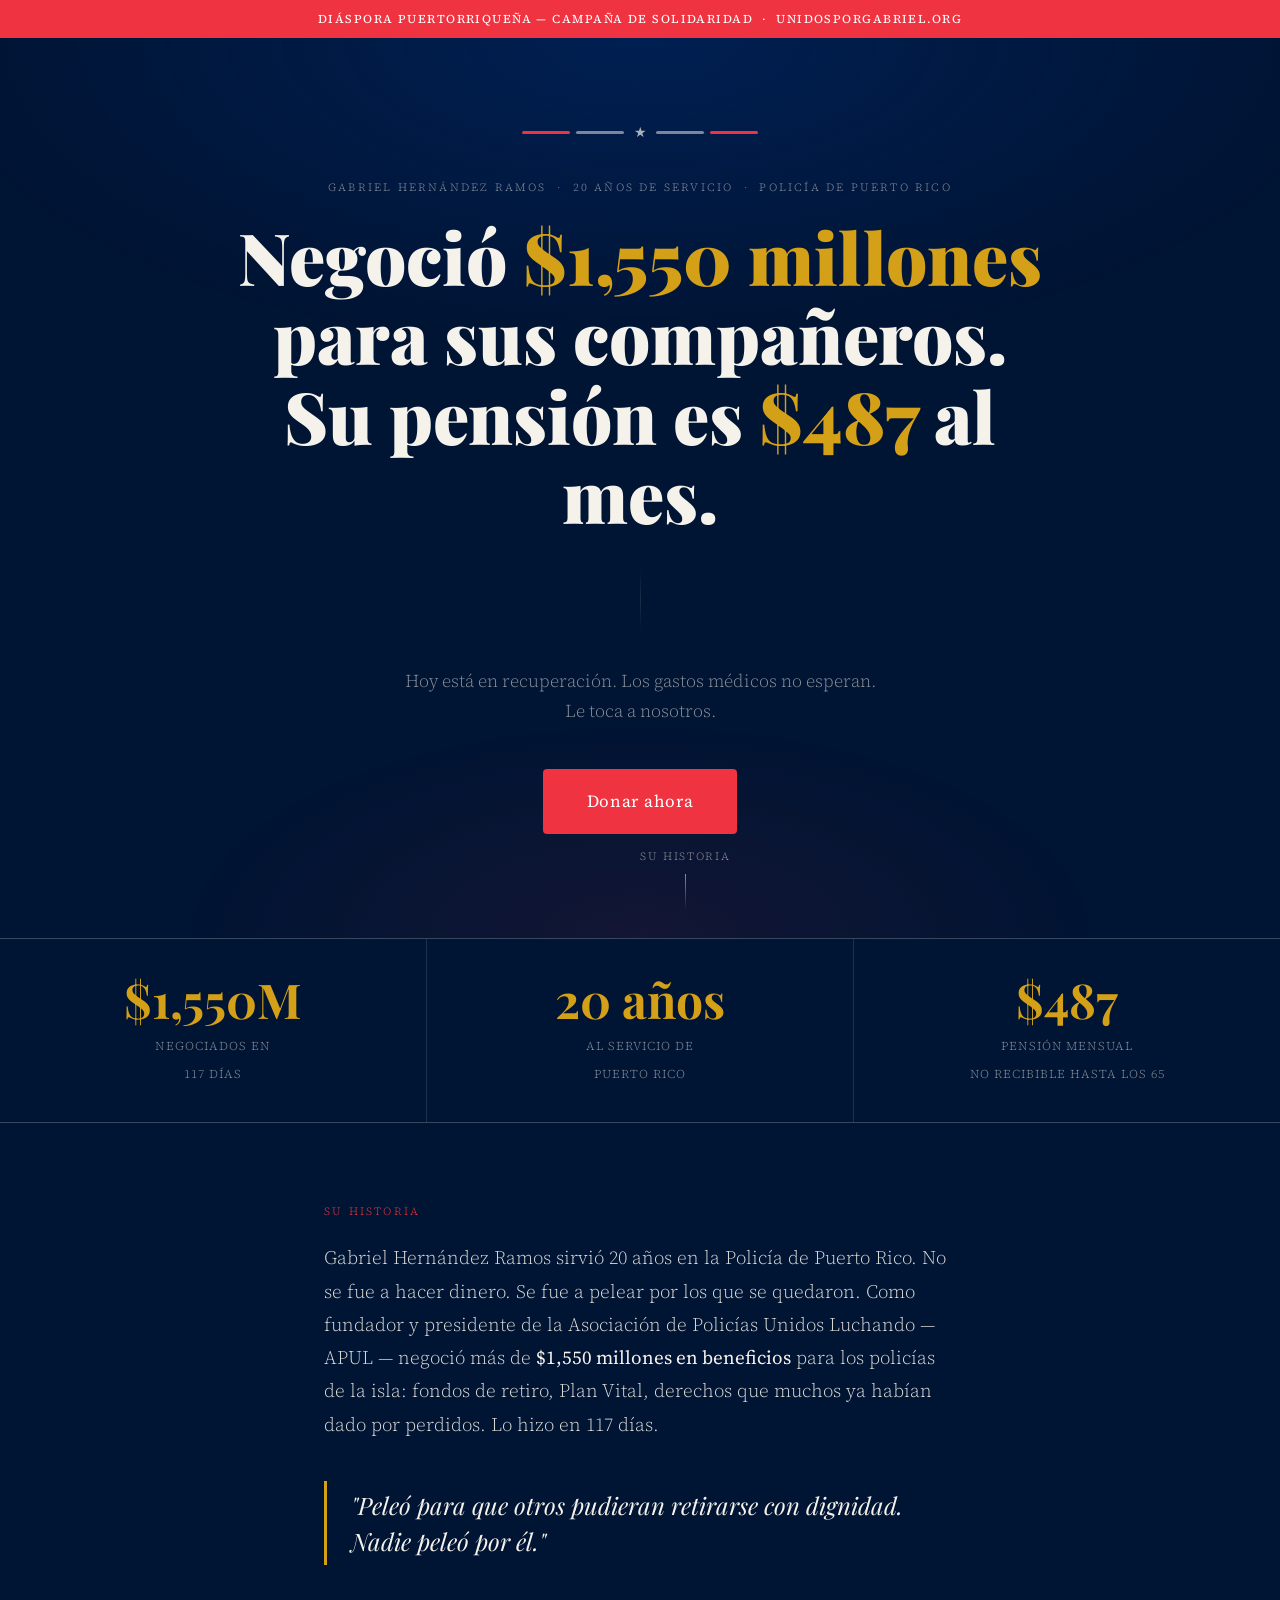
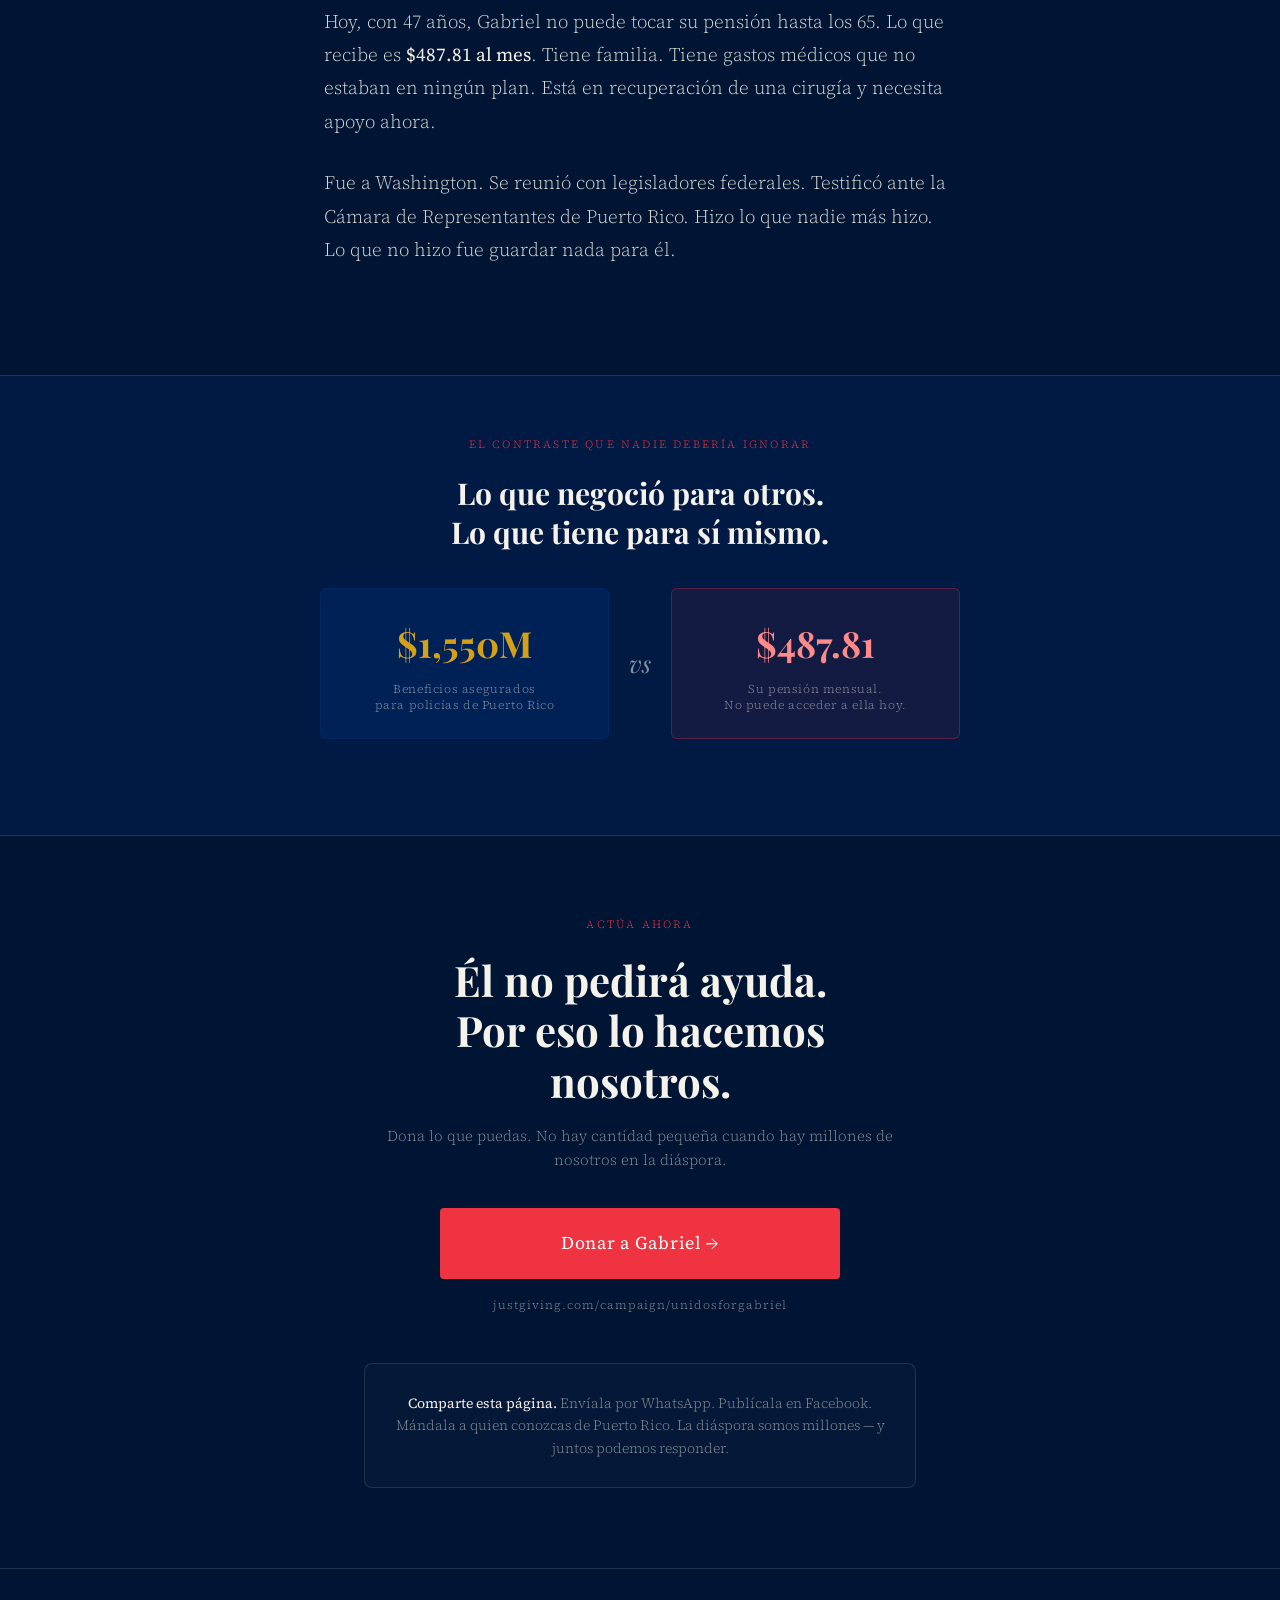
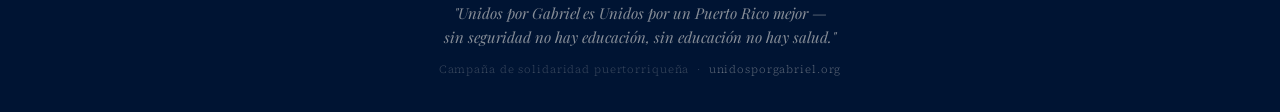
<file: apoya.html>
<!DOCTYPE html>
<html lang="es">
<head>
<meta charset="UTF-8">
<meta name="viewport" content="width=device-width, initial-scale=1.0">
<meta name="description" content="Gabriel Hernández negoció $1,550 millones para los policías de Puerto Rico. Su pensión es $487.81 al mes. Ayúdalo hoy.">
<meta property="og:title" content="Unidos por Gabriel — Apoya a quien lo dio todo">
<meta property="og:description" content="Negoció $1,550 millones para los policías de Puerto Rico. Su pensión es $487.81 al mes. Hoy necesita tu ayuda.">
<meta property="og:url" content="https://unidosporgabriel.org/apoya">
<title>Unidos por Gabriel — Apoya a quien lo dio todo</title>
<link rel="preconnect" href="https://fonts.googleapis.com">
<link rel="preconnect" href="https://fonts.gstatic.com" crossorigin>
<link href="https://fonts.googleapis.com/css2?family=Playfair+Display:wght@400;700;900&family=Source+Serif+4:ital,wght@0,300;0,400;1,300&display=swap" rel="stylesheet">
<style>
  *, *::before, *::after { box-sizing: border-box; margin: 0; padding: 0; }

  :root {
    --navy: #001433;
    --blue: #002868;
    --red: #EF3340;
    --gold: #D4A017;
    --white: #F5F2EB;
    --muted: rgba(245,242,235,0.55);
    --border: rgba(245,242,235,0.12);
  }

  html { scroll-behavior: smooth; }

  body {
    background: var(--navy);
    color: var(--white);
    font-family: 'Source Serif 4', Georgia, serif;
    font-weight: 300;
    line-height: 1.7;
    -webkit-font-smoothing: antialiased;
  }

  /* TOP BAR */
  .topbar {
    background: var(--red);
    text-align: center;
    padding: 9px 20px;
    font-family: 'Source Serif 4', serif;
    font-size: 12px;
    font-weight: 400;
    letter-spacing: 0.12em;
    text-transform: uppercase;
    color: #fff;
    opacity: 0;
    animation: fadeDown 0.6s ease 0.1s forwards;
  }

  /* HERO */
  .hero {
    min-height: 100vh;
    display: flex;
    flex-direction: column;
    justify-content: center;
    align-items: center;
    text-align: center;
    padding: 60px 24px 80px;
    position: relative;
    overflow: hidden;
  }

  .hero::before {
    content: '';
    position: absolute;
    inset: 0;
    background:
      radial-gradient(ellipse 80% 50% at 50% 0%, rgba(0,40,104,0.6) 0%, transparent 70%),
      radial-gradient(ellipse 60% 40% at 50% 100%, rgba(239,51,64,0.08) 0%, transparent 60%);
    pointer-events: none;
  }

  .flag-line {
    display: flex;
    gap: 6px;
    align-items: center;
    margin-bottom: 36px;
    opacity: 0;
    animation: fadeUp 0.8s ease 0.3s forwards;
  }

  .flag-stripe {
    height: 3px;
    width: 48px;
    border-radius: 2px;
  }
  .flag-stripe.r { background: var(--red); }
  .flag-stripe.w { background: rgba(245,242,235,0.5); }
  .flag-stripe.star-wrap {
    width: 20px; height: 20px;
    background: none;
    display: flex; align-items: center; justify-content: center;
  }
  .flag-star {
    color: var(--white);
    font-size: 14px;
    opacity: 0.7;
  }

  .eyebrow {
    font-size: 11px;
    letter-spacing: 0.2em;
    text-transform: uppercase;
    color: var(--muted);
    margin-bottom: 20px;
    opacity: 0;
    animation: fadeUp 0.8s ease 0.4s forwards;
  }

  .headline {
    font-family: 'Playfair Display', Georgia, serif;
    font-size: clamp(32px, 6vw, 72px);
    font-weight: 900;
    line-height: 1.1;
    color: var(--white);
    max-width: 820px;
    opacity: 0;
    animation: fadeUp 0.9s ease 0.5s forwards;
    margin-bottom: 0;
  }

  .headline .accent { color: var(--gold); }

  .divider {
    width: 1px;
    height: 60px;
    background: linear-gradient(to bottom, transparent, var(--border), transparent);
    margin: 36px auto;
    opacity: 0;
    animation: fadeUp 0.8s ease 0.8s forwards;
  }

  .subhead {
    font-size: clamp(15px, 2.2vw, 18px);
    color: var(--muted);
    max-width: 540px;
    line-height: 1.65;
    opacity: 0;
    animation: fadeUp 0.8s ease 0.9s forwards;
    margin-bottom: 44px;
  }

  .cta-primary {
    display: inline-block;
    background: var(--red);
    color: #fff;
    font-family: 'Source Serif 4', serif;
    font-size: 17px;
    font-weight: 400;
    letter-spacing: 0.04em;
    padding: 18px 44px;
    border-radius: 4px;
    text-decoration: none;
    transition: background 0.2s, transform 0.15s;
    opacity: 0;
    animation: fadeUp 0.8s ease 1s forwards;
  }
  .cta-primary:hover { background: #c8202d; transform: translateY(-2px); }

  .scroll-hint {
    position: absolute;
    bottom: 28px;
    left: 50%;
    transform: translateX(-50%);
    color: var(--muted);
    font-size: 11px;
    letter-spacing: 0.15em;
    text-transform: uppercase;
    opacity: 0;
    animation: fadeUp 1s ease 1.4s forwards;
    display: flex;
    flex-direction: column;
    align-items: center;
    gap: 8px;
  }
  .scroll-arrow {
    width: 1px;
    height: 36px;
    background: linear-gradient(to bottom, var(--muted), transparent);
    animation: scrollPulse 2s ease-in-out 2s infinite;
  }

  /* STATS ROW */
  .stats {
    display: grid;
    grid-template-columns: repeat(3, 1fr);
    gap: 1px;
    background: var(--border);
    border-top: 1px solid var(--border);
    border-bottom: 1px solid var(--border);
  }

  .stat {
    background: var(--navy);
    padding: 36px 24px;
    text-align: center;
  }

  .stat-number {
    font-family: 'Playfair Display', serif;
    font-size: clamp(28px, 4vw, 48px);
    font-weight: 700;
    color: var(--gold);
    line-height: 1;
    display: block;
    margin-bottom: 8px;
  }

  .stat-label {
    font-size: 12px;
    color: var(--muted);
    letter-spacing: 0.08em;
    text-transform: uppercase;
    line-height: 1.4;
  }

  /* STORY SECTION */
  .story {
    max-width: 680px;
    margin: 0 auto;
    padding: 80px 24px;
  }

  .section-label {
    font-size: 11px;
    letter-spacing: 0.2em;
    text-transform: uppercase;
    color: var(--red);
    margin-bottom: 20px;
  }

  .story-body {
    font-size: clamp(16px, 2vw, 19px);
    line-height: 1.75;
    color: rgba(245,242,235,0.88);
  }

  .story-body p { margin-bottom: 1.5em; }

  .story-body strong {
    color: var(--white);
    font-weight: 400;
  }

  .pull-quote {
    border-left: 3px solid var(--gold);
    padding: 6px 0 6px 24px;
    margin: 40px 0;
    font-family: 'Playfair Display', serif;
    font-size: clamp(19px, 2.5vw, 24px);
    font-weight: 400;
    font-style: italic;
    color: var(--white);
    line-height: 1.5;
  }

  /* CONTRAST SECTION */
  .contrast {
    background: rgba(0,40,104,0.3);
    border-top: 1px solid var(--border);
    border-bottom: 1px solid var(--border);
    padding: 60px 24px;
    text-align: center;
  }

  .contrast-inner {
    max-width: 640px;
    margin: 0 auto;
  }

  .contrast-grid {
    display: grid;
    grid-template-columns: 1fr auto 1fr;
    gap: 20px;
    align-items: center;
    margin: 36px 0;
  }

  .contrast-box {
    padding: 24px 20px;
    border-radius: 6px;
    text-align: center;
  }

  .contrast-box.left {
    background: rgba(0,40,104,0.5);
    border: 0.5px solid rgba(0,40,104,0.8);
  }

  .contrast-box.right {
    background: rgba(239,51,64,0.08);
    border: 0.5px solid rgba(239,51,64,0.3);
  }

  .contrast-figure {
    font-family: 'Playfair Display', serif;
    font-size: clamp(22px, 3.5vw, 36px);
    font-weight: 700;
    display: block;
    margin-bottom: 6px;
  }
  .contrast-box.left .contrast-figure { color: var(--gold); }
  .contrast-box.right .contrast-figure { color: #ff8a8a; }

  .contrast-desc {
    font-size: 12px;
    color: var(--muted);
    letter-spacing: 0.05em;
    line-height: 1.4;
  }

  .vs {
    font-family: 'Playfair Display', serif;
    font-size: 24px;
    color: var(--muted);
    font-style: italic;
  }

  /* CTA SECTION */
  .cta-section {
    padding: 80px 24px;
    text-align: center;
    max-width: 600px;
    margin: 0 auto;
  }

  .cta-headline {
    font-family: 'Playfair Display', serif;
    font-size: clamp(26px, 4vw, 42px);
    font-weight: 700;
    line-height: 1.2;
    margin-bottom: 18px;
    color: var(--white);
  }

  .cta-sub {
    color: var(--muted);
    font-size: 15px;
    margin-bottom: 36px;
    line-height: 1.6;
  }

  .cta-big {
    display: inline-block;
    background: var(--red);
    color: #fff;
    font-family: 'Source Serif 4', serif;
    font-size: 18px;
    font-weight: 400;
    letter-spacing: 0.04em;
    padding: 20px 52px;
    border-radius: 4px;
    text-decoration: none;
    transition: background 0.2s, transform 0.15s;
    margin-bottom: 16px;
    display: block;
    max-width: 400px;
    margin: 0 auto 16px;
  }
  .cta-big:hover { background: #c8202d; transform: translateY(-2px); }

  .cta-link-text {
    font-size: 12px;
    color: var(--muted);
    letter-spacing: 0.08em;
  }

  .share-prompt {
    margin-top: 48px;
    padding: 28px 24px;
    border: 0.5px solid var(--border);
    border-radius: 8px;
    background: rgba(255,255,255,0.02);
  }

  .share-prompt p {
    font-size: 14px;
    color: var(--muted);
    line-height: 1.6;
  }

  .share-prompt strong {
    color: var(--white);
    font-weight: 400;
  }

  /* FOOTER */
  footer {
    border-top: 1px solid var(--border);
    padding: 32px 24px;
    text-align: center;
  }

  .slogan {
    font-family: 'Playfair Display', serif;
    font-style: italic;
    font-size: clamp(13px, 1.8vw, 15px);
    color: var(--muted);
    line-height: 1.6;
    max-width: 560px;
    margin: 0 auto 12px;
  }

  .footer-meta {
    font-size: 11px;
    color: rgba(245,242,235,0.25);
    letter-spacing: 0.08em;
  }

  footer a {
    color: rgba(245,242,235,0.4);
    text-decoration: none;
  }

  /* ANIMATIONS */
  @keyframes fadeUp {
    from { opacity: 0; transform: translateY(18px); }
    to   { opacity: 1; transform: translateY(0); }
  }
  @keyframes fadeDown {
    from { opacity: 0; transform: translateY(-8px); }
    to   { opacity: 1; transform: translateY(0); }
  }
  @keyframes scrollPulse {
    0%, 100% { opacity: 0.3; }
    50% { opacity: 0.8; }
  }

  /* RESPONSIVE */
  @media (max-width: 600px) {
    .stats { grid-template-columns: 1fr; }
    .contrast-grid { grid-template-columns: 1fr; gap: 12px; }
    .vs { display: none; }
    .contrast-box { padding: 18px 14px; }
  }
</style>
</head>
<body>

<div class="topbar">Diáspora Puertorriqueña — Campaña de Solidaridad &nbsp;·&nbsp; unidosporgabriel.org</div>

<section class="hero">
  <div class="flag-line">
    <div class="flag-stripe r"></div>
    <div class="flag-stripe w"></div>
    <div class="flag-stripe star-wrap"><span class="flag-star">&#9733;</span></div>
    <div class="flag-stripe w"></div>
    <div class="flag-stripe r"></div>
  </div>

  <p class="eyebrow">Gabriel Hernández Ramos &nbsp;·&nbsp; 20 años de servicio &nbsp;·&nbsp; Policía de Puerto Rico</p>

  <h1 class="headline">
    Negoció <span class="accent">$1,550 millones</span><br>para sus compañeros.<br>Su pensión es <span class="accent">$487</span> al mes.
  </h1>

  <div class="divider"></div>

  <p class="subhead">Hoy está en recuperación. Los gastos médicos no esperan.<br>Le toca a nosotros.</p>

  <a class="cta-primary" href="https://justgiving.com/campaign/unidosforgabriel" target="_blank">
    Donar ahora
  </a>

  <div class="scroll-hint">
    <span>Su historia</span>
    <div class="scroll-arrow"></div>
  </div>
</section>

<div class="stats">
  <div class="stat">
    <span class="stat-number">$1,550M</span>
    <span class="stat-label">negociados en<br>117 días</span>
  </div>
  <div class="stat">
    <span class="stat-number">20 años</span>
    <span class="stat-label">al servicio de<br>Puerto Rico</span>
  </div>
  <div class="stat">
    <span class="stat-number">$487</span>
    <span class="stat-label">pensión mensual<br>no recibible hasta los 65</span>
  </div>
</div>

<section class="story">
  <p class="section-label">Su historia</p>

  <div class="story-body">
    <p>Gabriel Hernández Ramos sirvió 20 años en la Policía de Puerto Rico. No se fue a hacer dinero. Se fue a pelear por los que se quedaron. Como fundador y presidente de la Asociación de Policías Unidos Luchando — APUL — negoció más de <strong>$1,550 millones en beneficios</strong> para los policías de la isla: fondos de retiro, Plan Vital, derechos que muchos ya habían dado por perdidos. Lo hizo en 117 días.</p>

    <div class="pull-quote">"Peleó para que otros pudieran retirarse con dignidad. Nadie peleó por él."</div>

    <p>Hoy, con 47 años, Gabriel no puede tocar su pensión hasta los 65. Lo que recibe es <strong>$487.81 al mes</strong>. Tiene familia. Tiene gastos médicos que no estaban en ningún plan. Está en recuperación de una cirugía y necesita apoyo ahora.</p>

    <p>Fue a Washington. Se reunió con legisladores federales. Testificó ante la Cámara de Representantes de Puerto Rico. Hizo lo que nadie más hizo. Lo que no hizo fue guardar nada para él.</p>
  </div>
</section>

<section class="contrast">
  <div class="contrast-inner">
    <p class="section-label">El contraste que nadie debería ignorar</p>
    <h2 style="font-family:'Playfair Display',serif;font-size:clamp(20px,3vw,30px);font-weight:700;color:var(--white);line-height:1.3;margin-bottom:8px;">Lo que negoció para otros.<br>Lo que tiene para sí mismo.</h2>

    <div class="contrast-grid">
      <div class="contrast-box left">
        <span class="contrast-figure">$1,550M</span>
        <p class="contrast-desc">Beneficios asegurados<br>para policías de Puerto Rico</p>
      </div>
      <div class="vs">vs</div>
      <div class="contrast-box right">
        <span class="contrast-figure">$487.81</span>
        <p class="contrast-desc">Su pensión mensual.<br>No puede acceder a ella hoy.</p>
      </div>
    </div>
  </div>
</section>

<section class="cta-section">
  <p class="section-label">Actúa ahora</p>
  <h2 class="cta-headline">Él no pedirá ayuda.<br>Por eso lo hacemos nosotros.</h2>
  <p class="cta-sub">Dona lo que puedas. No hay cantidad pequeña cuando hay millones de nosotros en la diáspora.</p>

  <a class="cta-big" href="https://justgiving.com/campaign/unidosforgabriel" target="_blank">
    Donar a Gabriel →
  </a>
  <p class="cta-link-text">justgiving.com/campaign/unidosforgabriel</p>

  <div class="share-prompt">
    <p><strong>Comparte esta página.</strong> Envíala por WhatsApp. Publícala en Facebook. Mándala a quien conozcas de Puerto Rico. La diáspora somos millones — y juntos podemos responder.</p>
  </div>
</section>

<footer>
  <p class="slogan">"Unidos por Gabriel es Unidos por un Puerto Rico mejor —<br>sin seguridad no hay educación, sin educación no hay salud."</p>
  <p class="footer-meta">
    Campaña de solidaridad puertorriqueña &nbsp;·&nbsp;
    <a href="https://unidosporgabriel.org">unidosporgabriel.org</a>
  </p>
</footer>

</body>
</html>
</file>
